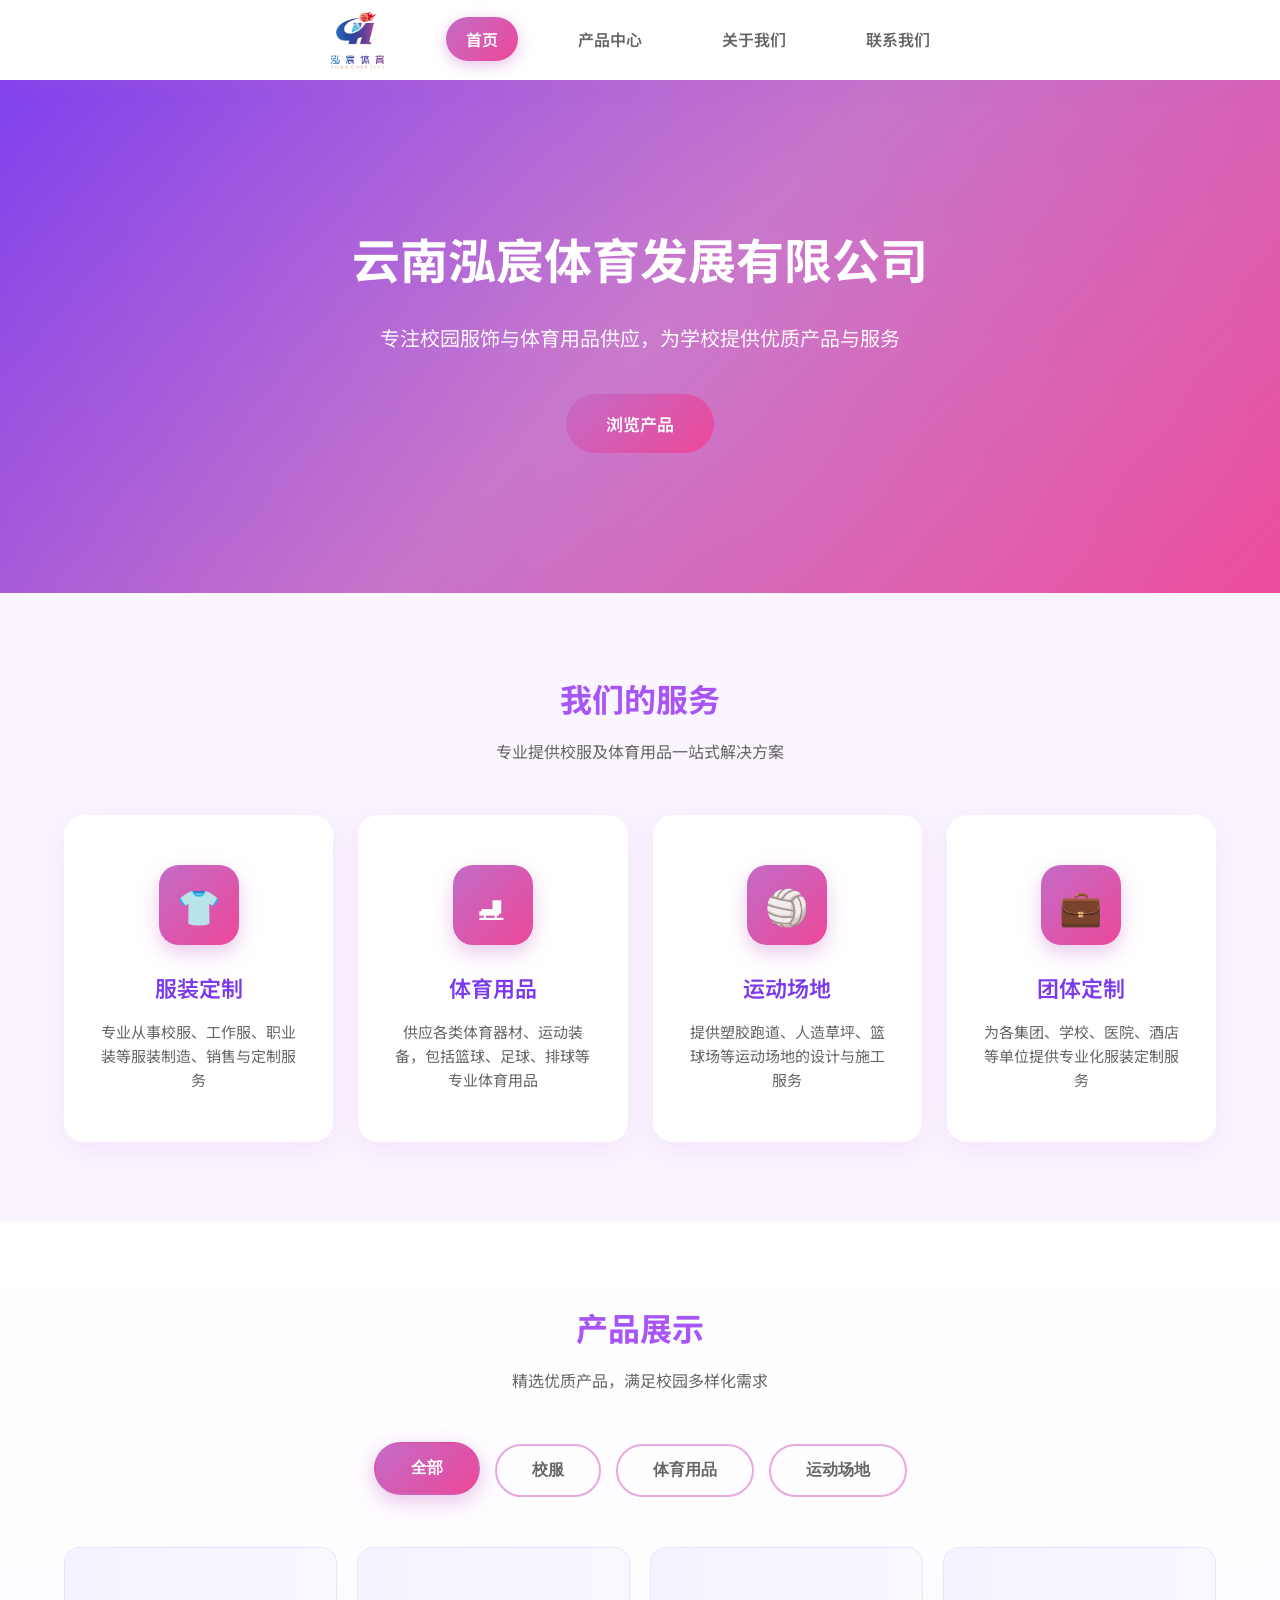
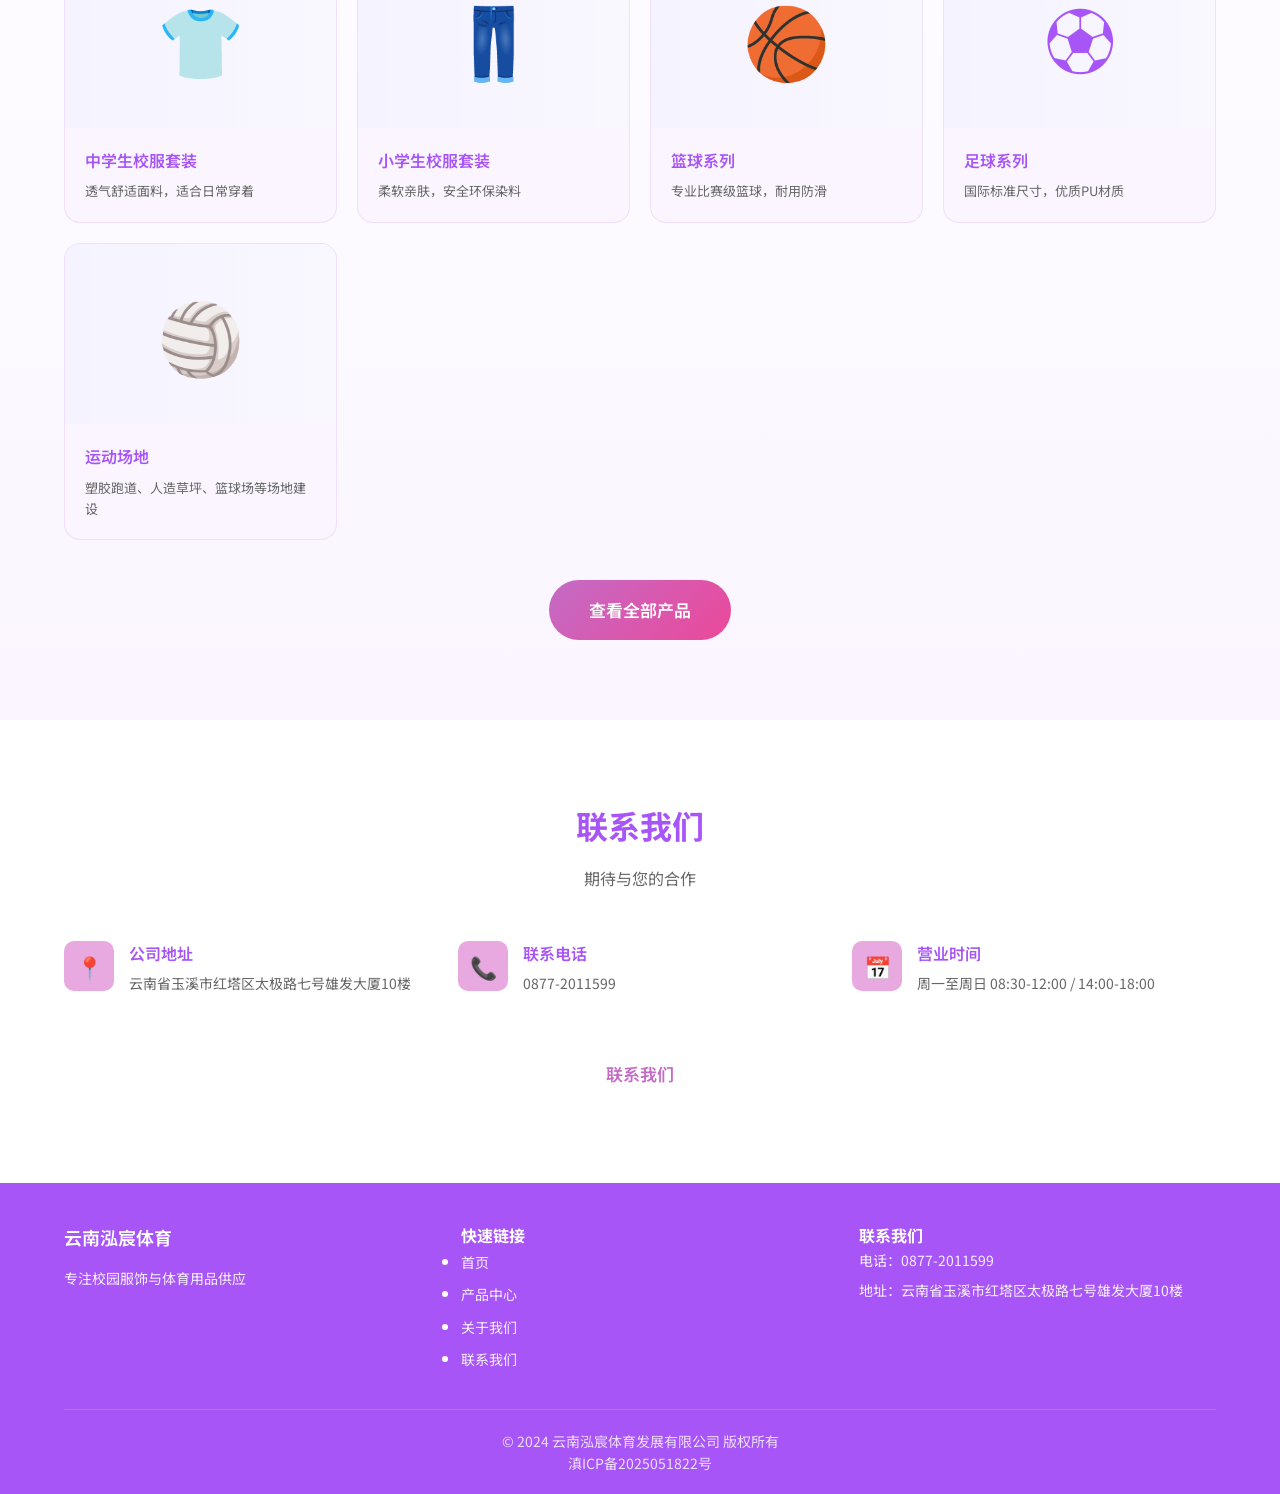
<file: index.html>
<!DOCTYPE html>
<html lang="zh-CN">
<head>
    <meta charset="UTF-8">
    <meta name="viewport" content="width=device-width, initial-scale=1.0">
    <meta name="baidu-site-verification" content="codeva-FPAHHuVdvj" />
    <meta name="description" content="云南泓宸体育发展有限公司，专业校服定制、体育用品供应、运动场地建设，服务云南中小学及企事业单位" />
    <meta name="keywords" content="云南校服定制,玉溪校服,体育用品,运动场地,校园服饰,体育器材" />
    <meta name="author" content="云南泓宸体育发展有限公司" />
    <meta name="copyright" content="云南泓宸体育发展有限公司" />
    <title>云南泓宸体育发展有限公司 - 校服定制与体育用品供应商</title>
    <link rel="preconnect" href="https://fonts.googleapis.com">
    <link rel="preconnect" href="https://fonts.gstatic.com" crossorigin>
    <link href="https://fonts.googleapis.com/css2?family=Noto+Sans+SC:wght@400;500;700&display=swap" rel="stylesheet">
    <link rel="stylesheet" href="css/style.css">
    <link rel="preload" href="images/logo.png" as="image">
    <script type="application/ld+json">
    {
      "@context": "https://schema.org",
      "@type": "Organization",
      "name": "云南泓宸体育发展有限公司",
      "description": "专注校园服饰与体育用品供应，为学校提供优质产品与服务",
      "url": "https://www.ynhc.ltd",
      "logo": "https://www.ynhc.ltd/images/logo.png",
      "contactPoint": {
        "@type": "ContactPoint",
        "telephone": "+86-0877-2011599",
        "contactType": "customer service"
      },
      "address": {
        "@type": "PostalAddress",
        "streetAddress": "云南省玉溪市红塔区太极路七号雄发大厦10楼",
        "addressLocality": "玉溪市",
        "addressRegion": "云南省",
        "postalCode": "653100",
        "addressCountry": "中国"
      }
    }
    </script>
</head>
<body>
    <nav class="navbar">
        <div class="container">
            <a href="index.html" class="logo">
                <img src="images/logo.png" alt="云南泓宸体育" class="logo-image">
            </a>
            <ul class="nav-links">
                <li><a href="index.html">首页</a></li>
                <li><a href="products.html">产品中心</a></li>
                <li><a href="about.html">关于我们</a></li>
                <li><a href="contact.html">联系我们</a></li>
            </ul>
            <div class="menu-toggle">
                <span></span>
                <span></span>
                <span></span>
            </div>
        </div>
    </nav>

    <main>
        <section class="hero">
            <div class="container">
                <h1>云南泓宸体育发展有限公司</h1>
                <p>专注校园服饰与体育用品供应，为学校提供优质产品与服务</p>
                <a href="products.html" class="btn btn-primary">浏览产品</a>
            </div>
        </section>

        <section class="section">
            <div class="container">
                <div class="section-title">
                    <h2>我们的服务</h2>
                    <p>专业提供校服及体育用品一站式解决方案</p>
                </div>
                <div class="services-grid">
                    <div class="service-card">
                        <div class="service-icon">&#x1F455;</div>
                        <h3>服装定制</h3>
                        <p>专业从事校服、工作服、职业装等服装制造、销售与定制服务</p>
                    </div>
                    <div class="service-card">
                        <div class="service-icon">&#x26F8;</div>
                        <h3>体育用品</h3>
                        <p>供应各类体育器材、运动装备，包括篮球、足球、排球等专业体育用品</p>
                    </div>
                    <div class="service-card">
                        <div class="service-icon">&#x1F3D0;</div>
                        <h3>运动场地</h3>
                        <p>提供塑胶跑道、人造草坪、篮球场等运动场地的设计与施工服务</p>
                    </div>
                    <div class="service-card">
                        <div class="service-icon">&#x1F4BC;</div>
                        <h3>团体定制</h3>
                        <p>为各集团、学校、医院、酒店等单位提供专业化服装定制服务</p>
                    </div>
                </div>
            </div>
        </section>

        <section class="section products-preview">
            <div class="container">
                <div class="section-title">
                    <h2>产品展示</h2>
                    <p>精选优质产品，满足校园多样化需求</p>
                </div>
                <div class="products-tabs">
                    <button class="tab-btn active" data-category="all">全部</button>
                    <button class="tab-btn" data-category="uniform">校服</button>
                    <button class="tab-btn" data-category="sports">体育用品</button>
                    <button class="tab-btn" data-category="field">运动场地</button>
                </div>
                <div class="products-grid">
                    <div class="product-card" data-category="uniform">
                        <div class="product-image"><span>&#x1F455;</span></div>
                        <div class="product-info">
                            <h3>中学生校服套装</h3>
                            <p>透气舒适面料，适合日常穿着</p>
                        </div>
                    </div>
                    <div class="product-card" data-category="uniform">
                        <div class="product-image"><span>&#x1F456;</span></div>
                        <div class="product-info">
                            <h3>小学生校服套装</h3>
                            <p>柔软亲肤，安全环保染料</p>
                        </div>
                    </div>
                    <div class="product-card" data-category="sports">
                        <div class="product-image"><span>&#x1F3C0;</span></div>
                        <div class="product-info">
                            <h3>篮球系列</h3>
                            <p>专业比赛级篮球，耐用防滑</p>
                        </div>
                    </div>
                    <div class="product-card" data-category="sports">
                        <div class="product-image"><span>&#x26BD;</span></div>
                        <div class="product-info">
                            <h3>足球系列</h3>
                            <p>国际标准尺寸，优质PU材质</p>
                        </div>
                    </div>
                    <div class="product-card" data-category="field">
                        <div class="product-image"><span>&#x1F3D0;</span></div>
                        <div class="product-info">
                            <h3>运动场地</h3>
                            <p>塑胶跑道、人造草坪、篮球场等场地建设</p>
                        </div>
                    </div>
                </div>
                <div style="text-align: center; margin-top: 40px;">
                    <a href="products.html" class="btn btn-primary">查看全部产品</a>
                </div>
            </div>
        </section>

        <section class="section contact-section">
            <div class="container">
                <div class="section-title">
                    <h2>联系我们</h2>
                    <p>期待与您的合作</p>
                </div>
                <div class="contact-info">
                    <div class="contact-item">
                        <div class="contact-icon">&#x1F4CD;</div>
                        <div>
                            <h4>公司地址</h4>
                            <p>云南省玉溪市红塔区太极路七号雄发大厦10楼</p>
                        </div>
                    </div>
                    <div class="contact-item">
                        <div class="contact-icon">&#x1F4DE;</div>
                        <div>
                            <h4>联系电话</h4>
                            <p>0877-2011599</p>
                        </div>
                    </div>
                    <div class="contact-item">
                        <div class="contact-icon">&#x1F4C5;</div>
                        <div>
                            <h4>营业时间</h4>
                            <p>周一至周日 08:30-12:00 / 14:00-18:00</p>
                        </div>
                    </div>
                </div>
                <div style="text-align: center; margin-top: 40px;">
                    <a href="contact.html" class="btn btn-secondary">联系我们</a>
                </div>
            </div>
        </section>
    </main>

    <footer class="footer">
        <div class="container">
            <div class="footer-content">
                <div class="footer-section">
                    <h3>云南泓宸体育</h3>
                    <p>专注校园服饰与体育用品供应</p>
                </div>
                <div class="footer-section">
                    <h4>快速链接</h4>
                    <ul>
                        <li><a href="index.html">首页</a></li>
                        <li><a href="products.html">产品中心</a></li>
                        <li><a href="about.html">关于我们</a></li>
                        <li><a href="contact.html">联系我们</a></li>
                    </ul>
                </div>
                <div class="footer-section">
                    <h4>联系我们</h4>
                    <p>电话：0877-2011599</p>
                    <p>地址：云南省玉溪市红塔区太极路七号雄发大厦10楼</p>
                </div>
            </div>
            <div class="footer-bottom">
                <p>&copy; 2024 云南泓宸体育发展有限公司 版权所有</p>
                <p><a href="https://beian.miit.gov.cn/" target="_blank">滇ICP备2025051822号</a></p>
            </div>
        </div>
    </footer>

    <script src="js/main.js"></script>
</body>
</html>
</file>
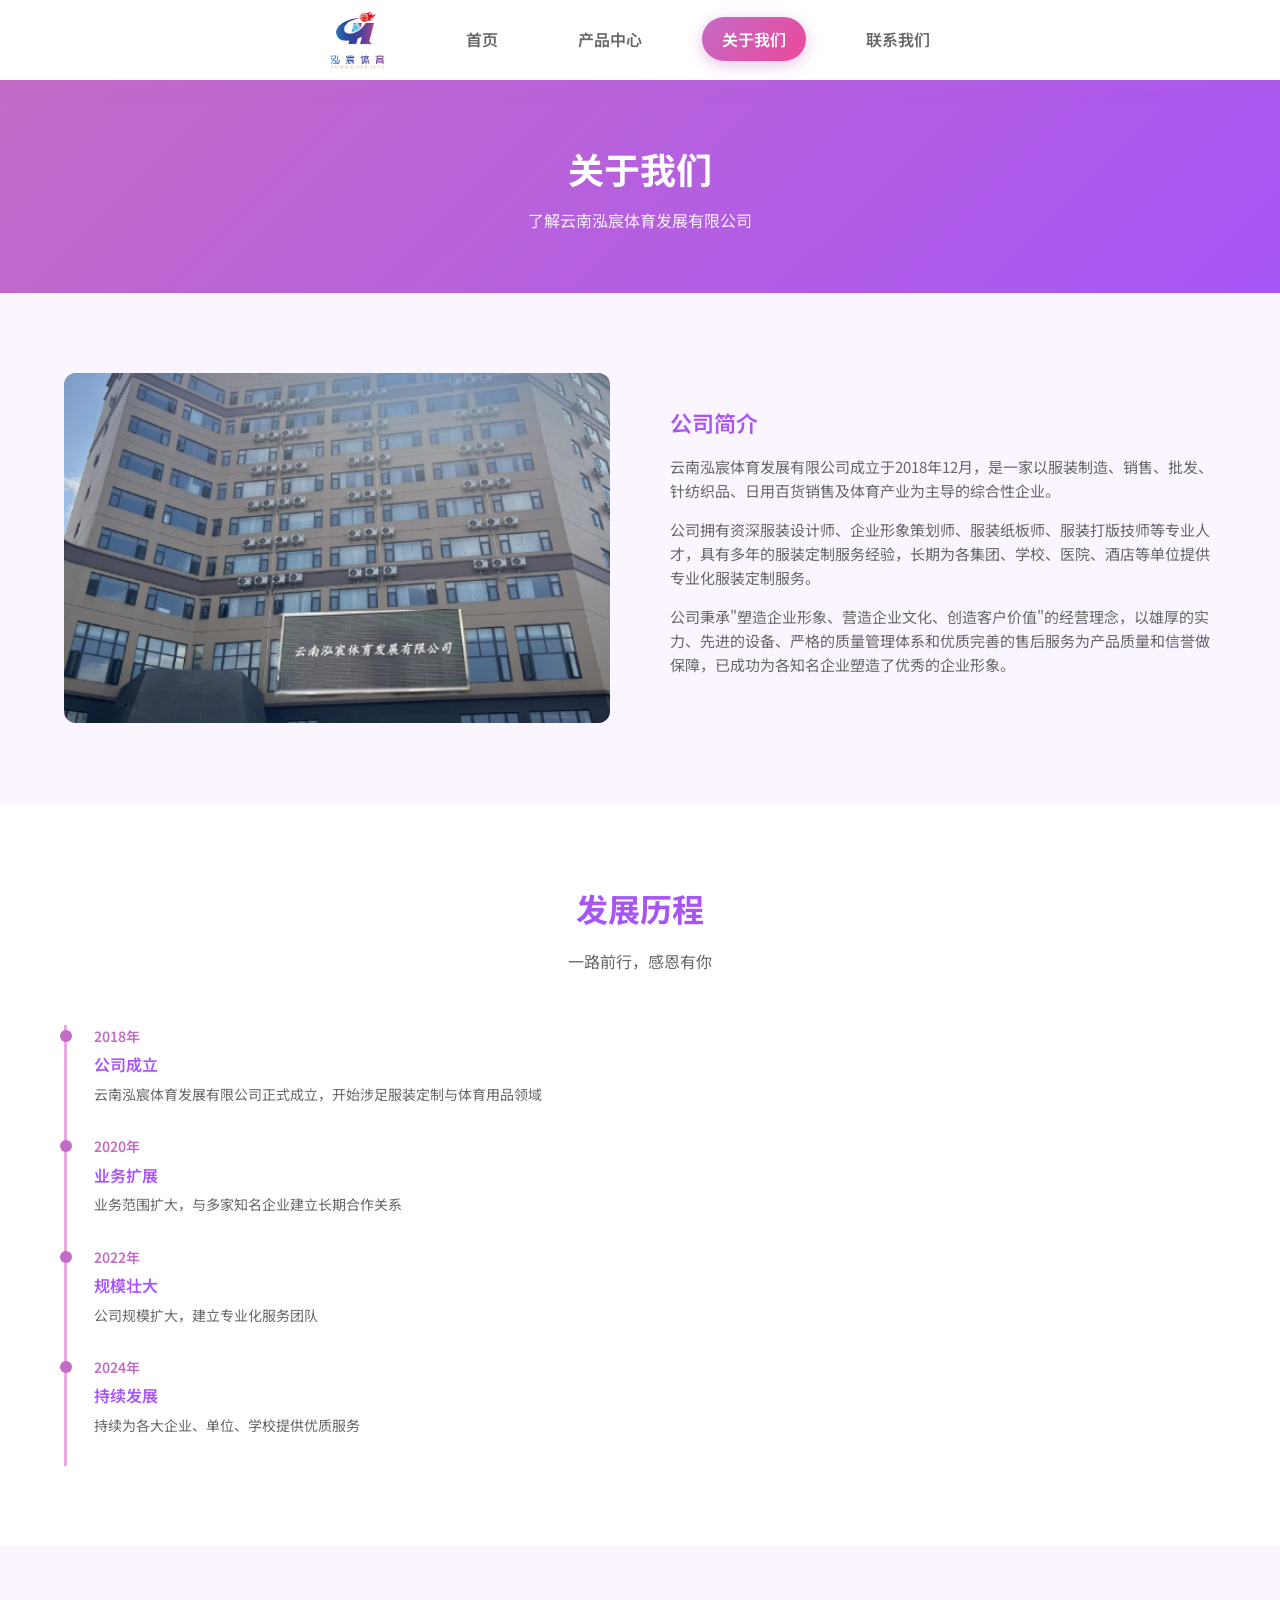
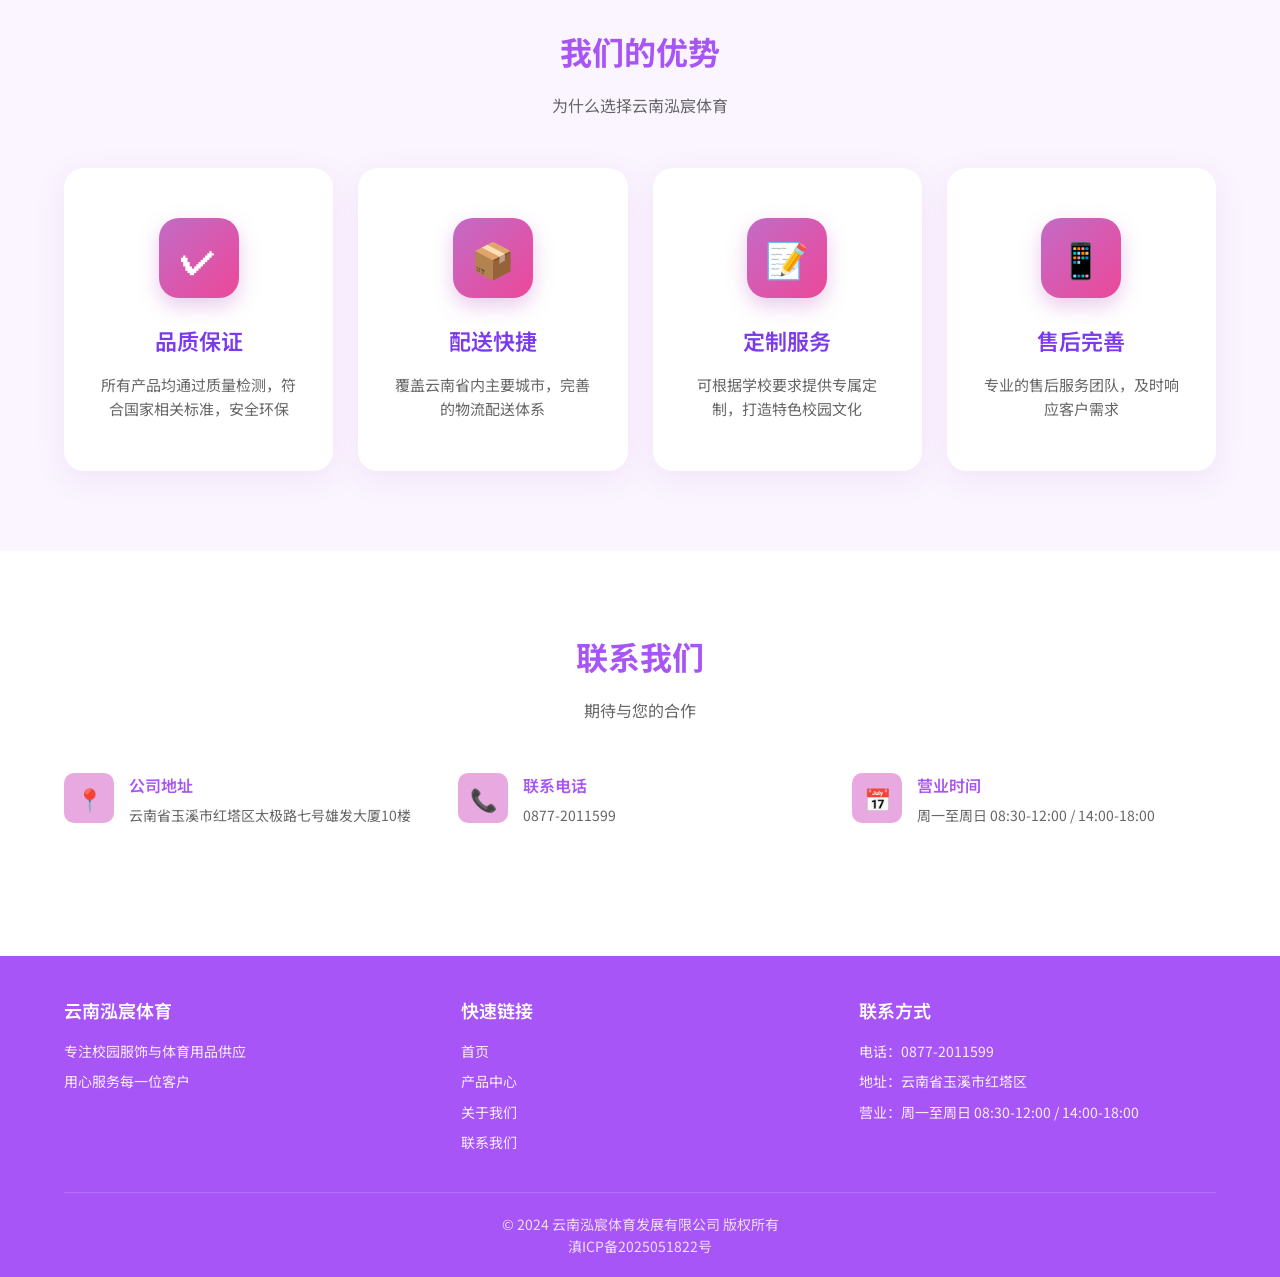
<file: about.html>
<!DOCTYPE html>
<html lang="zh-CN">
<head>
    <meta charset="UTF-8">
    <meta name="viewport" content="width=device-width, initial-scale=1.0">
    <meta name="description" content="云南泓宸体育发展有限公司，专业从事校服定制、体育用品供应，服务云南各中小学及企事业单位" />
    <meta name="keywords" content="云南泓宸体育,校服定制公司,体育用品公司,企业介绍" />
    <title>关于我们 - 云南泓宸体育发展有限公司</title>
    <link rel="preconnect" href="https://fonts.googleapis.com">
    <link rel="preconnect" href="https://fonts.gstatic.com" crossorigin>
    <link href="https://fonts.googleapis.com/css2?family=Noto+Sans+SC:wght@400;500;700&display=swap" rel="stylesheet">
    <link rel="stylesheet" href="css/style.css">
    <link rel="preload" href="images/logo.png" as="image">
</head>
<body>
    <nav class="navbar">
        <div class="container">
            <a href="index.html" class="logo">
                <img src="images/logo.png" alt="云南泓宸体育" class="logo-image">
            </a>
            <ul class="nav-links">
                <li><a href="index.html">首页</a></li>
                <li><a href="products.html">产品中心</a></li>
                <li><a href="about.html">关于我们</a></li>
                <li><a href="contact.html">联系我们</a></li>
            </ul>
            <div class="menu-toggle">
                <span></span>
                <span></span>
                <span></span>
            </div>
        </div>
    </nav>

    <main>
        <section class="page-header">
            <div class="container">
                <h1>关于我们</h1>
                <p>了解云南泓宸体育发展有限公司</p>
            </div>
        </section>

        <section class="section">
            <div class="container">
                <div class="about-content">
                    <div class="about-image"><img src="images/company_building.jpg" alt="云南泓宸体育发展有限公司" loading="lazy" width="600" height="350" style="width: 100%; height: 100%; object-fit: cover; border-radius: 12px;"></div>
                    <div class="about-text">
                        <h3>公司简介</h3>
                        <p>云南泓宸体育发展有限公司成立于2018年12月，是一家以服装制造、销售、批发、针纺织品、日用百货销售及体育产业为主导的综合性企业。</p>
                        <p>公司拥有资深服装设计师、企业形象策划师、服装纸板师、服装打版技师等专业人才，具有多年的服装定制服务经验，长期为各集团、学校、医院、酒店等单位提供专业化服装定制服务。</p>
                        <p>公司秉承"塑造企业形象、营造企业文化、创造客户价值"的经营理念，以雄厚的实力、先进的设备、严格的质量管理体系和优质完善的售后服务为产品质量和信誉做保障，已成功为各知名企业塑造了优秀的企业形象。</p>
                    </div>
                </div>
            </div>
        </section>

        <section class="section  " style="background: var(--white);">
            <div class="container">
                <div class="section-title">
                    <h2>发展历程</h2>
                    <p>一路前行，感恩有你</p>
                </div>
                <div class="timeline">
                    <div class="timeline-item">
                        <div class="timeline-year">2018年</div>
                        <h4>公司成立</h4>
                        <p>云南泓宸体育发展有限公司正式成立，开始涉足服装定制与体育用品领域</p>
                    </div>
                    <div class="timeline-item">
                        <div class="timeline-year">2020年</div>
                        <h4>业务扩展</h4>
                        <p>业务范围扩大，与多家知名企业建立长期合作关系</p>
                    </div>
                    <div class="timeline-item">
                        <div class="timeline-year">2022年</div>
                        <h4>规模壮大</h4>
                        <p>公司规模扩大，建立专业化服务团队</p>
                    </div>
                    <div class="timeline-item">
                        <div class="timeline-year">2024年</div>
                        <h4>持续发展</h4>
                        <p>持续为各大企业、单位、学校提供优质服务</p>
                    </div>
                </div>
            </div>
        </section>

        <section class="section">
            <div class="container">
                <div class="section-title">
                    <h2>我们的优势</h2>
                    <p>为什么选择云南泓宸体育</p>
                </div>
                <div class="services-grid">
                    <div class="service-card">
                        <div class="service-icon">&#x2714;</div>
                        <h3>品质保证</h3>
                        <p>所有产品均通过质量检测，符合国家相关标准，安全环保</p>
                    </div>
                    <div class="service-card">
                        <div class="service-icon">&#x1F4E6;</div>
                        <h3>配送快捷</h3>
                        <p>覆盖云南省内主要城市，完善的物流配送体系</p>
                    </div>
                    <div class="service-card">
                        <div class="service-icon">&#x1F4DD;</div>
                        <h3>定制服务</h3>
                        <p>可根据学校要求提供专属定制，打造特色校园文化</p>
                    </div>
                    <div class="service-card">
                        <div class="service-icon">&#x1F4F1;</div>
                        <h3>售后完善</h3>
                        <p>专业的售后服务团队，及时响应客户需求</p>
                    </div>
                </div>
            </div>
        </section>

        <section class="section contact-section">
            <div class="container">
                <div class="section-title">
                    <h2>联系我们</h2>
                    <p>期待与您的合作</p>
                </div>
                <div class="contact-info">
                    <div class="contact-item">
                        <div class="contact-icon">&#x1F4CD;</div>
                        <div>
                            <h4>公司地址</h4>
                            <p>云南省玉溪市红塔区太极路七号雄发大厦10楼</p>
                        </div>
                    </div>
                    <div class="contact-item">
                        <div class="contact-icon">&#x1F4DE;</div>
                        <div>
                            <h4>联系电话</h4>
                            <p>0877-2011599</p>
                        </div>
                    </div>
                    <div class="contact-item">
                        <div class="contact-icon">&#x1F4C5;</div>
                        <div>
                            <h4>营业时间</h4>
                            <p>周一至周日 08:30-12:00 / 14:00-18:00</p>
                        </div>
                    </div>
                </div>
            </div>
        </section>
    </main>

    <footer class="footer">
        <div class="container">
            <div class="footer-content">
                <div class="footer-section">
                    <h3>云南泓宸体育</h3>
                    <p>专注校园服饰与体育用品供应</p>
                    <p>用心服务每一位客户</p>
                </div>
                <div class="footer-section">
                    <h3>快速链接</h3>
                    <a href="index.html">首页</a>
                    <a href="products.html">产品中心</a>
                    <a href="about.html">关于我们</a>
                    <a href="contact.html">联系我们</a>
                </div>
                <div class="footer-section">
                    <h3>联系方式</h3>
                    <p>电话：0877-2011599</p>
                    <p>地址：云南省玉溪市红塔区</p>
                    <p>营业：周一至周日 08:30-12:00 / 14:00-18:00</p>
                </div>
            </div>
            <div class="footer-bottom">
                <p>&copy; 2024 云南泓宸体育发展有限公司 版权所有</p>
                <p><a href="https://beian.miit.gov.cn/" target="_blank">滇ICP备2025051822号</a></p>
            </div>
        </div>
    </footer>

    <script src="js/main.js"></script>
</body>
</html>
</file>
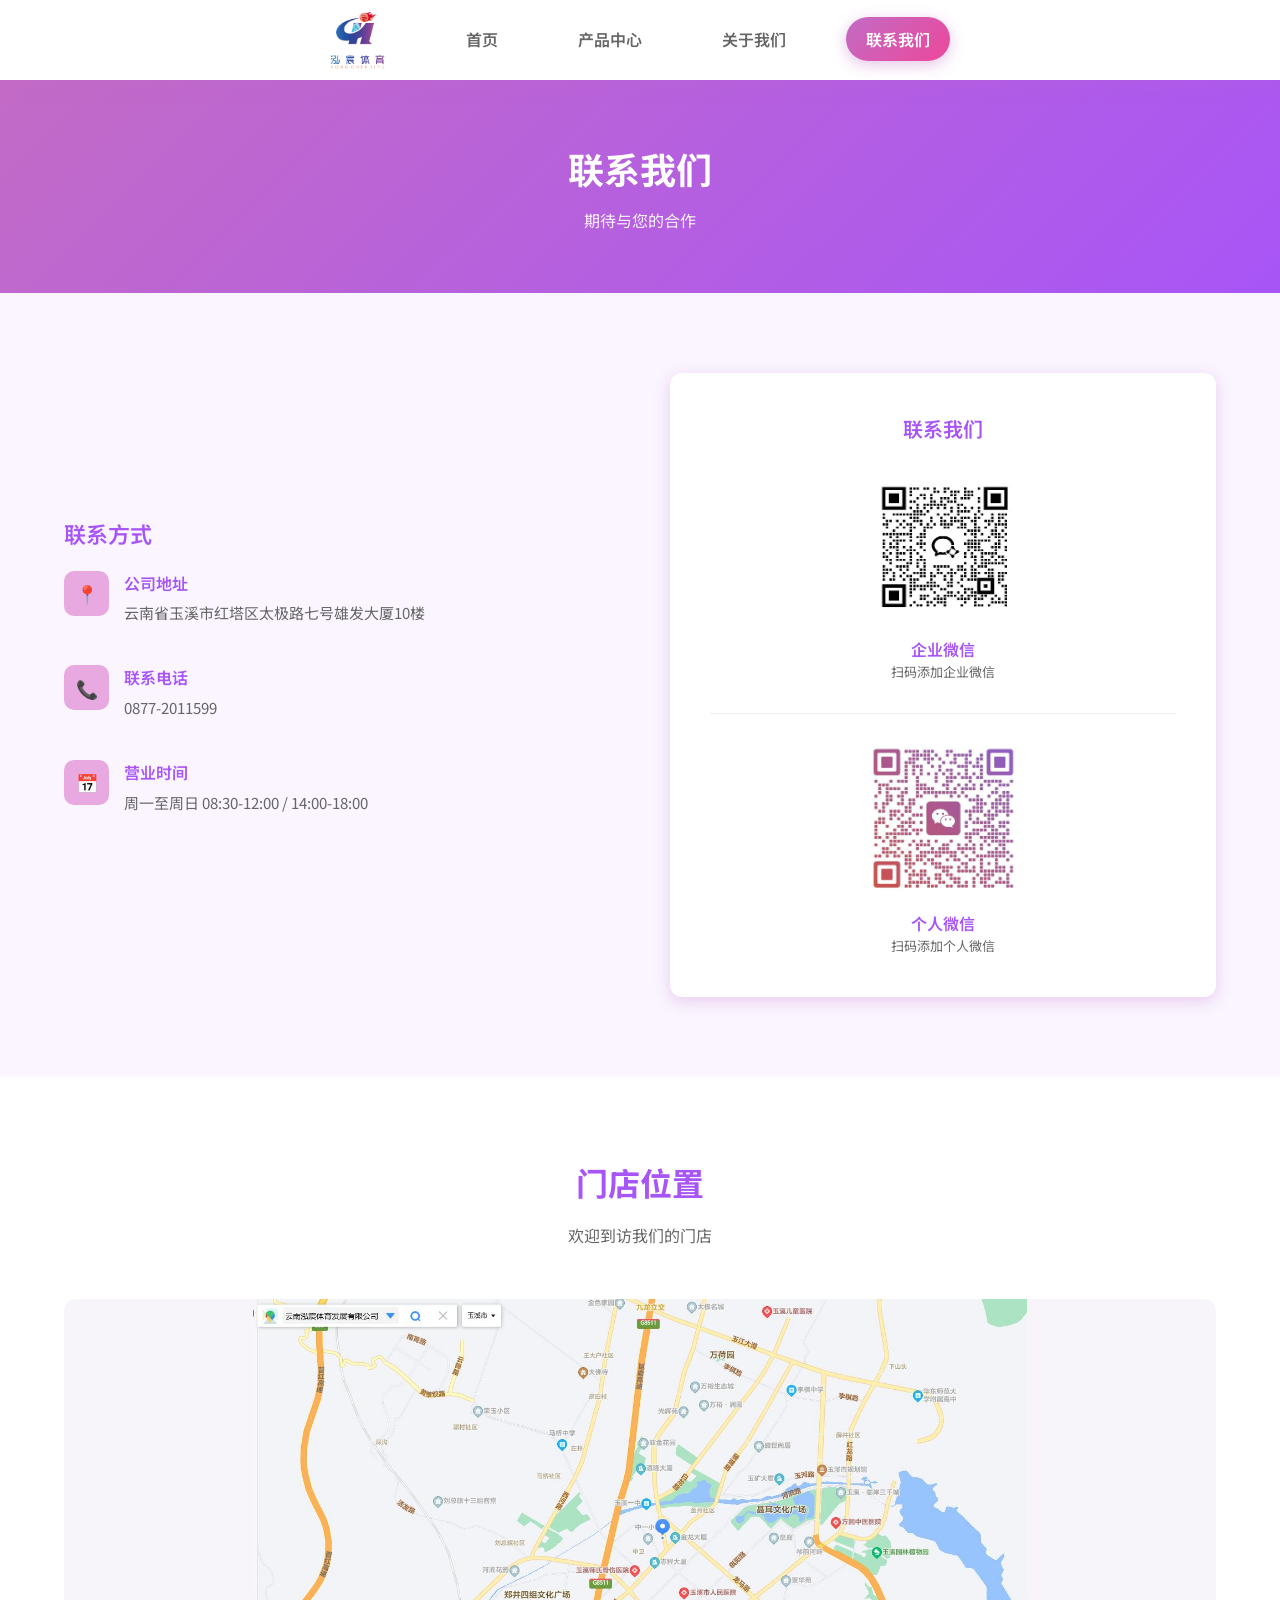
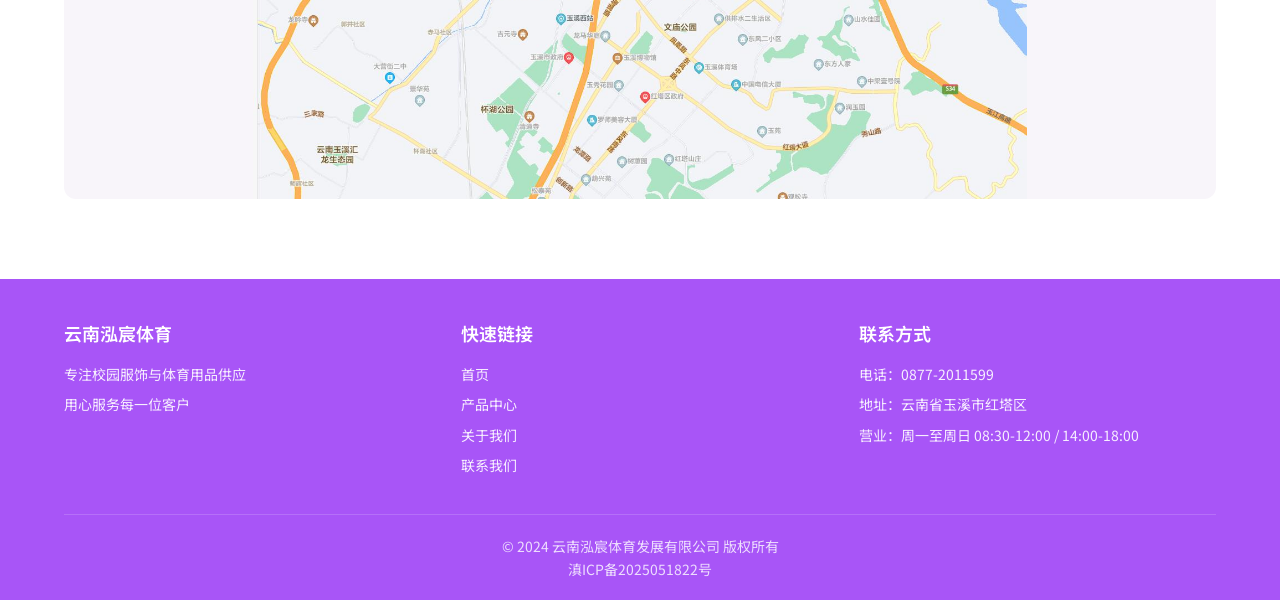
<file: contact.html>
<!DOCTYPE html>
<html lang="zh-CN">
<head>
    <meta charset="UTF-8">
    <meta name="viewport" content="width=device-width, initial-scale=1.0">
    <meta name="description" content="联系云南泓宸体育发展有限公司，获取校服定制、体育用品报价，欢迎咨询洽谈合作" />
    <meta name="keywords" content="联系方式,校服定制咨询,体育用品批发,云南体育公司" />
    <title>联系我们 - 云南泓宸体育发展有限公司</title>
    <link rel="preconnect" href="https://fonts.googleapis.com">
    <link rel="preconnect" href="https://fonts.gstatic.com" crossorigin>
    <link href="https://fonts.googleapis.com/css2?family=Noto+Sans+SC:wght@400;500;700&display=swap" rel="stylesheet">
    <link rel="stylesheet" href="css/style.css">
    <link rel="preload" href="images/logo.png" as="image">
</head>
<body>
    <nav class="navbar">
        <div class="container">
            <a href="index.html" class="logo">
                <img src="images/logo.png" alt="云南泓宸体育" class="logo-image">
            </a>
            <ul class="nav-links">
                <li><a href="index.html">首页</a></li>
                <li><a href="products.html">产品中心</a></li>
                <li><a href="about.html">关于我们</a></li>
                <li><a href="contact.html">联系我们</a></li>
            </ul>
            <div class="menu-toggle">
                <span></span>
                <span></span>
                <span></span>
            </div>
        </div>
    </nav>

    <main>
        <section class="page-header">
            <div class="container">
                <h1>联系我们</h1>
                <p>期待与您的合作</p>
            </div>
        </section>

        <section class="section">
            <div class="container">
                <div class="about-content">
                    <div class="about-text" style="padding-right: 40px;">
                        <h3>联系方式</h3>
                        <div style="margin-top: 20px;">
                            <div class="contact-item" style="margin-bottom: 25px;">
                                <div class="contact-icon" style="width: 45px; height: 45px; font-size: 18px;">&#x1F4CD;</div>
                                <div>
                                    <h4>公司地址</h4>
                                    <p>云南省玉溪市红塔区太极路七号雄发大厦10楼</p>
                                </div>
                            </div>
                            <div class="contact-item" style="margin-bottom: 25px;">
                                <div class="contact-icon" style="width: 45px; height: 45px; font-size: 18px;">&#x1F4DE;</div>
                                <div>
                                    <h4>联系电话</h4>
                                    <p>0877-2011599</p>
                                </div>
                            </div>
                            <div class="contact-item" style="margin-bottom: 25px;">
                                <div class="contact-icon" style="width: 45px; height: 45px; font-size: 18px;">&#x1F4C5;</div>
                                <div>
                                    <h4>营业时间</h4>
                                    <p>周一至周日 08:30-12:00 / 14:00-18:00</p>
                                </div>
                            </div>
                        </div>
                    </div>
                    <div class="contact-form-wrapper" style="background: var(--white); padding: 40px; border-radius: 12px; box-shadow: 0 4px 15px var(--shadow);">
                        <h3 style="font-size: 20px; font-weight: 600; color: var(--accent); margin-bottom: 25px; text-align: center;">联系我们</h3>
                        <div style="display: flex; flex-direction: column; gap: 30px;">
                            <div style="text-align: center;">
                                <img src="images/qrcode_enterprise.png" alt="企业微信" loading="lazy" width="150" height="150" style="width: 150px; height: 150px; border-radius: 8px; margin-bottom: 10px;">
                                <h4 style="font-size: 16px; font-weight: 600; color: var(--accent);">企业微信</h4>
                                <p style="font-size: 13px; color: #666;">扫码添加企业微信</p>
                            </div>
                            <div style="border-top: 1px solid #eee;"></div>
                            <div style="text-align: center;">
                                <img src="images/qrcode_personal.png" alt="个人微信" loading="lazy" width="150" height="150" style="width: 150px; height: 150px; border-radius: 8px; margin-bottom: 10px;">
                                <h4 style="font-size: 16px; font-weight: 600; color: var(--accent);">个人微信</h4>
                                <p style="font-size: 13px; color: #666;">扫码添加个人微信</p>
                            </div>
                        </div>
                    </div>
                </div>
            </div>
        </section>

        <section class="section" style="background: var(--white);">
            <div class="container">
                <div class="section-title">
                    <h2>门店位置</h2>
                    <p>欢迎到访我们的门店</p>
                </div>
                <div style="width: 100%; min-height: 450px; border-radius: 12px; overflow: hidden; background: #f8f5fa; display: flex; align-items: center; justify-content: center;">
                    <img src="images/map_location.jpg" alt="公司地图位置" loading="lazy" style="width: 100%; max-height: 500px; object-fit: contain;">
                </div>
            </div>
        </section>
    </main>

    <footer class="footer">
        <div class="container">
            <div class="footer-content">
                <div class="footer-section">
                    <h3>云南泓宸体育</h3>
                    <p>专注校园服饰与体育用品供应</p>
                    <p>用心服务每一位客户</p>
                </div>
                <div class="footer-section">
                    <h3>快速链接</h3>
                    <a href="index.html">首页</a>
                    <a href="products.html">产品中心</a>
                    <a href="about.html">关于我们</a>
                    <a href="contact.html">联系我们</a>
                </div>
                <div class="footer-section">
                    <h3>联系方式</h3>
                    <p>电话：0877-2011599</p>
                    <p>地址：云南省玉溪市红塔区</p>
                    <p>营业：周一至周日 08:30-12:00 / 14:00-18:00</p>
                </div>
            </div>
            <div class="footer-bottom">
                <p>&copy; 2024 云南泓宸体育发展有限公司 版权所有</p>
                <p><a href="https://beian.miit.gov.cn/" target="_blank">滇ICP备2025051822号</a></p>
            </div>
        </div>
    </footer>

    <script src="js/main.js"></script>
</body>
</html>
</file>
<file: css/style.css>
* {
    margin: 0;
    padding: 0;
    box-sizing: border-box;
}

:root {
    --primary: #C36BC6;
    --secondary: #E8A8E0;
    --accent: #A855F7;
    --pink: #EC4899;
    --purple-dark: #7C3AED;
    --background: #FAF5FF;
    --text: #333333;
    --white: #FFFFFF;
    --shadow: rgba(195, 107, 198, 0.3);
}

body {
    font-family: "Noto Sans SC", sans-serif;
    background-color: var(--background);
    color: var(--text);
    line-height: 1.6;
}

a {
    text-decoration: none;
    color: inherit;
}

.container {
    max-width: 1200px;
    margin: 0 auto;
    padding: 0 24px;
}

.navbar {
    position: fixed;
    top: 0;
    left: 0;
    right: 0;
    background: rgba(255, 255, 255, 0.95);
    backdrop-filter: blur(10px);
    box-shadow: 0 4px 20px rgba(195, 107, 198, 0.15);
    z-index: 1000;
    transition: all 0.3s ease;
}

.navbar.scrolled {
    box-shadow: 0 4px 30px rgba(195, 107, 198, 0.25);
}

.navbar .container {
    display: flex;
    justify-content: center;
    align-items: center;
    height: 80px;
    gap: 60px;
}

.logo {
    display: flex;
    align-items: center;
    gap: 12px;
}

.logo-icon {
    width: 45px;
    height: 45px;
    background: linear-gradient(135deg, var(--primary), var(--accent));
    border-radius: 10px;
    display: flex;
    align-items: center;
    justify-content: center;
    color: var(--white);
    font-size: 20px;
    font-weight: 700;
}

.logo-text {
    font-size: 18px;
    font-weight: 700;
    color: var(--accent);
}

.logo-image {
    height: 60px;
    width: auto;
}

.nav-links {
    display: flex;
    gap: 40px;
    list-style: none;
}

.nav-links a {
    font-size: 16px;
    font-weight: 600;
    color: #666;
    position: relative;
    padding: 10px 20px;
    border-radius: 25px;
    transition: all 0.3s ease;
}

.nav-links a:hover,
.nav-links a.active {
    color: white;
    background: linear-gradient(135deg, var(--primary), var(--pink));
    box-shadow: 0 4px 15px rgba(195, 107, 198, 0.4);
    transform: translateY(-2px);
}

.menu-toggle {
    display: none;
    flex-direction: column;
    gap: 5px;
    cursor: pointer;
    padding: 5px;
}

.menu-toggle span {
    width: 25px;
    height: 3px;
    background: var(--primary);
    border-radius: 2px;
    transition: 0.3s;
}

main {
    padding-top: 80px;
}

.hero {
    background: linear-gradient(135deg, var(--purple-dark) 0%, var(--primary) 50%, var(--pink) 100%);
    color: var(--white);
    padding: 140px 0;
    text-align: center;
    position: relative;
    overflow: hidden;
}

.hero::before {
    content: '';
    position: absolute;
    top: -50%;
    left: -50%;
    width: 200%;
    height: 200%;
    background: radial-gradient(circle, rgba(255,255,255,0.1) 0%, transparent 70%);
    animation: pulse 8s ease-in-out infinite;
}

@keyframes pulse {
    0%, 100% { transform: scale(1); opacity: 0.5; }
    50% { transform: scale(1.1); opacity: 0.8; }
}

.hero h1 {
    font-size: 48px;
    font-weight: 700;
    margin-bottom: 25px;
    position: relative;
    z-index: 1;
}

.hero p {
    font-size: 20px;
    opacity: 0.95;
    max-width: 700px;
    margin: 0 auto 40px;
    position: relative;
    z-index: 1;
}

.btn {
    display: inline-block;
    padding: 16px 40px;
    background: var(--white);
    color: var(--primary);
    font-size: 17px;
    font-weight: 600;
    border-radius: 35px;
    transition: all 0.3s ease;
    border: none;
    cursor: pointer;
}

.btn:hover {
    transform: translateY(-3px);
    box-shadow: 0 8px 25px rgba(195, 107, 198, 0.35);
}

.btn-primary {
    background: linear-gradient(135deg, var(--primary), var(--pink));
    color: var(--white);
    position: relative;
    z-index: 1;
}

.btn-primary:hover {
    background: linear-gradient(135deg, var(--pink), var(--primary));
    color: var(--white);
    transform: translateY(-3px);
    box-shadow: 0 8px 25px rgba(195, 107, 198, 0.45);
}

.section {
    padding: 80px 0;
}

.section-title {
    text-align: center;
    margin-bottom: 50px;
}

.section-title h2 {
    font-size: 32px;
    font-weight: 700;
    color: var(--accent);
    margin-bottom: 15px;
}

.section-title p {
    font-size: 16px;
    color: #666;
}

.services-grid {
    display: grid;
    grid-template-columns: repeat(4, 1fr);
    gap: 25px;
}

.service-card {
    background: var(--white);
    padding: 50px 35px;
    border-radius: 20px;
    text-align: center;
    box-shadow: 0 8px 30px rgba(195, 107, 198, 0.12);
    transition: all 0.4s ease;
    position: relative;
    overflow: hidden;
}

.service-card::before {
    content: '';
    position: absolute;
    top: 0;
    left: 0;
    right: 0;
    height: 4px;
    background: linear-gradient(90deg, var(--primary), var(--pink));
    transform: scaleX(0);
    transition: transform 0.4s ease;
}

.service-card:hover {
    transform: translateY(-8px);
    box-shadow: 0 15px 40px rgba(195, 107, 198, 0.25);
}

.service-card:hover::before {
    transform: scaleX(1);
}

.service-icon {
    width: 80px;
    height: 80px;
    background: linear-gradient(135deg, var(--primary), var(--pink));
    border-radius: 20px;
    display: flex;
    align-items: center;
    justify-content: center;
    margin: 0 auto 25px;
    font-size: 35px;
    color: var(--white);
    box-shadow: 0 8px 20px rgba(195, 107, 198, 0.35);
    transition: all 0.4s ease;
}

.service-card:hover .service-icon {
    transform: scale(1.1);
    box-shadow: 0 12px 30px rgba(195, 107, 198, 0.5);
}

.service-card h3 {
    font-size: 22px;
    font-weight: 600;
    color: var(--purple-dark);
    margin-bottom: 15px;
}

.service-card p {
    font-size: 15px;
    color: #666;
}

.products-preview {
    background: linear-gradient(180deg, var(--white) 0%, var(--background) 100%);
}

.products-tabs {
    display: flex;
    justify-content: center;
    align-items: center;
    flex-wrap: wrap;
    gap: 15px;
    margin-bottom: 50px;
}

.tab-btn {
    padding: 14px 35px;
    background: transparent;
    color: #666;
    border: 2px solid var(--secondary);
    border-radius: 30px;
    font-size: 16px;
    font-weight: 600;
    cursor: pointer;
    transition: all 0.3s ease;
}

.tab-btn:hover,
.tab-btn.active {
    background: linear-gradient(135deg, var(--primary), var(--pink));
    color: var(--white);
    border-color: transparent;
    box-shadow: 0 6px 20px rgba(195, 107, 198, 0.4);
    transform: translateY(-2px);
}

.products-grid {
    display: grid;
    grid-template-columns: repeat(4, 1fr);
    gap: 20px;
}

.field-card {
    grid-column: span 4;
    width: 100%;
}

.field-card .product-image {
    width: 100%;
    height: 350px;
    border-radius: 16px;
}

.field-card .product-image img {
    width: 100%;
    height: 100%;
    object-fit: cover;
}

.product-card {
    background: var(--background);
    border-radius: 16px;
    overflow: hidden;
    transition: all 0.4s ease;
    border: 1px solid rgba(196, 139, 245, 0.2);
}

.product-card:hover {
    transform: translateY(-6px) scale(1.02);
    box-shadow: 0 12px 35px rgba(124, 58, 237, 0.15);
    border-color: rgba(196, 139, 245, 0.4);
}

.product-image {
    height: 180px;
    background: #f5f3ff;
    display: flex;
    align-items: center;
    justify-content: center;
    font-size: 70px;
    color: var(--accent);
    overflow: hidden;
    position: relative;
}

.product-image::before {
    content: '';
    position: absolute;
    width: 100%;
    height: 100%;
    background: linear-gradient(90deg, transparent, rgba(255,255,255,0.4), transparent);
    background-size: 200% 100%;
    animation: shimmer 2s infinite;
}

@keyframes shimmer {
    0% { background-position: -200% 0; }
    100% { background-position: 200% 0; }
}

.product-image img {
    width: 100%;
    height: 100%;
    object-fit: cover;
    position: relative;
    z-index: 1;
    transition: opacity 0.3s ease;
}

.product-card:hover .product-image {
    box-shadow: inset 0 0 20px rgba(124, 58, 237, 0.1);
}

.product-image span {
    position: relative;
    z-index: 1;
    transition: all 0.4s ease;
}

.product-card:hover .product-image span {
    transform: scale(1.1);
    filter: drop-shadow(0 4px 8px rgba(124, 58, 237, 0.3));
}

.product-image img ~ .product-image::before {
    display: none;
}

.product-info {
    padding: 20px;
}

.product-info h3 {
    font-size: 16px;
    font-weight: 600;
    color: var(--accent);
    margin-bottom: 8px;
}

.product-info p {
    font-size: 13px;
    color: #666;
}

.contact-section {
    background: var(--white);
}

.contact-info {
    display: grid;
    grid-template-columns: repeat(auto-fit, minmax(250px, 1fr));
    gap: 30px;
    margin-bottom: 50px;
}

.contact-item {
    display: flex;
    align-items: flex-start;
    gap: 15px;
}

.contact-icon {
    width: 50px;
    height: 50px;
    background: var(--secondary);
    border-radius: 10px;
    display: flex;
    align-items: center;
    justify-content: center;
    font-size: 22px;
    color: var(--white);
    flex-shrink: 0;
}

.contact-item h4 {
    font-size: 16px;
    font-weight: 600;
    color: var(--accent);
    margin-bottom: 5px;
}

.contact-item p {
    font-size: 14px;
    color: #666;
}

.contact-form {
    max-width: 600px;
    margin: 0 auto;
}

.form-group {
    margin-bottom: 20px;
}

.form-group label {
    display: block;
    font-size: 14px;
    font-weight: 500;
    color: var(--text);
    margin-bottom: 8px;
}

.form-group input,
.form-group textarea {
    width: 100%;
    padding: 14px 18px;
    border: 2px solid var(--secondary);
    border-radius: 8px;
    font-size: 15px;
    font-family: inherit;
    transition: border-color 0.3s ease;
}

.form-group input:focus,
.form-group textarea:focus {
    outline: none;
    border-color: var(--primary);
}

.form-group textarea {
    min-height: 120px;
    resize: vertical;
}

.footer {
    background: var(--accent);
    color: var(--white);
    padding: 40px 0 20px;
}

.footer-content {
    display: grid;
    grid-template-columns: repeat(auto-fit, minmax(200px, 1fr));
    gap: 40px;
    margin-bottom: 30px;
}

.footer-section h3 {
    font-size: 18px;
    font-weight: 600;
    margin-bottom: 15px;
}

.footer-section p,
.footer-section a {
    font-size: 14px;
    opacity: 0.9;
    display: block;
    margin-bottom: 8px;
}

.footer-section a:hover {
    opacity: 1;
}

.footer-bottom {
    text-align: center;
    padding-top: 20px;
    border-top: 1px solid rgba(255, 255, 255, 0.2);
    font-size: 14px;
    opacity: 0.8;
}

.page-header {
    background: linear-gradient(135deg, var(--primary), var(--accent));
    color: var(--white);
    padding: 60px 0;
    text-align: center;
}

.page-header h1 {
    font-size: 36px;
    font-weight: 700;
    margin-bottom: 10px;
}

.page-header p {
    font-size: 16px;
    opacity: 0.9;
}

.about-content {
    display: grid;
    grid-template-columns: 1fr 1fr;
    gap: 60px;
    align-items: center;
}

.about-image {
    width: 100%;
    height: 350px;
    background: linear-gradient(135deg, var(--secondary), var(--primary));
    border-radius: 12px;
    display: flex;
    align-items: center;
    justify-content: center;
    font-size: 80px;
    color: var(--white);
}

.about-text h3 {
    font-size: 22px;
    font-weight: 600;
    color: var(--accent);
    margin-bottom: 15px;
}

.about-text p {
    font-size: 15px;
    color: #666;
    margin-bottom: 15px;
}

.timeline {
    position: relative;
    padding-left: 30px;
}

.timeline::before {
    content: '';
    position: absolute;
    left: 0;
    top: 0;
    bottom: 0;
    width: 3px;
    background: var(--secondary);
}

.timeline-item {
    position: relative;
    padding-bottom: 30px;
}

.timeline-item::before {
    content: '';
    position: absolute;
    left: -34px;
    top: 5px;
    width: 12px;
    height: 12px;
    background: var(--primary);
    border-radius: 50%;
}

.timeline-year {
    font-size: 14px;
    font-weight: 600;
    color: var(--primary);
    margin-bottom: 5px;
}

.timeline-item h4 {
    font-size: 16px;
    font-weight: 600;
    color: var(--accent);
    margin-bottom: 5px;
}

.timeline-item p {
    font-size: 14px;
    color: #666;
}

@media (max-width: 768px) {
    .nav-links {
        position: fixed;
        top: 70px;
        left: 0;
        right: 0;
        background: var(--white);
        flex-direction: column;
        padding: 20px;
        gap: 15px;
        box-shadow: 0 5px 15px var(--shadow);
        transform: translateY(-150%);
        transition: transform 0.3s ease;
    }

    .nav-links.active {
        transform: translateY(0);
    }

    .menu-toggle {
        display: flex;
    }

    .hero h1 {
        font-size: 28px;
    }

    .hero p {
        font-size: 16px;
    }

    .section-title h2 {
        font-size: 26px;
    }

    .about-content {
        grid-template-columns: 1fr;
    }

    .about-image {
        height: 250px;
    }

    .services-grid {
        grid-template-columns: repeat(2, 1fr);
        gap: 20px;
    }

    .products-tabs {
        flex-wrap: wrap;
    }

    .products-grid {
        grid-template-columns: repeat(2, 1fr);
        gap: 20px;
    }

    .field-card {
        grid-column: span 2;
        width: 100%;
    }

    .field-card .product-image {
        width: 100%;
        height: 200px;
    }

    .field-card .product-image img {
        width: 100%;
        height: 100%;
        object-fit: cover;
    }

    .nav-links a {
        padding: 12px 20px;
        text-align: center;
    }

    .navbar .container {
        height: 70px;
        gap: 20px;
    }

    .logo-image {
        height: 50px;
    }

    main {
        padding-top: 70px;
    }

    .hero {
        padding: 100px 0;
    }
}
</file>
